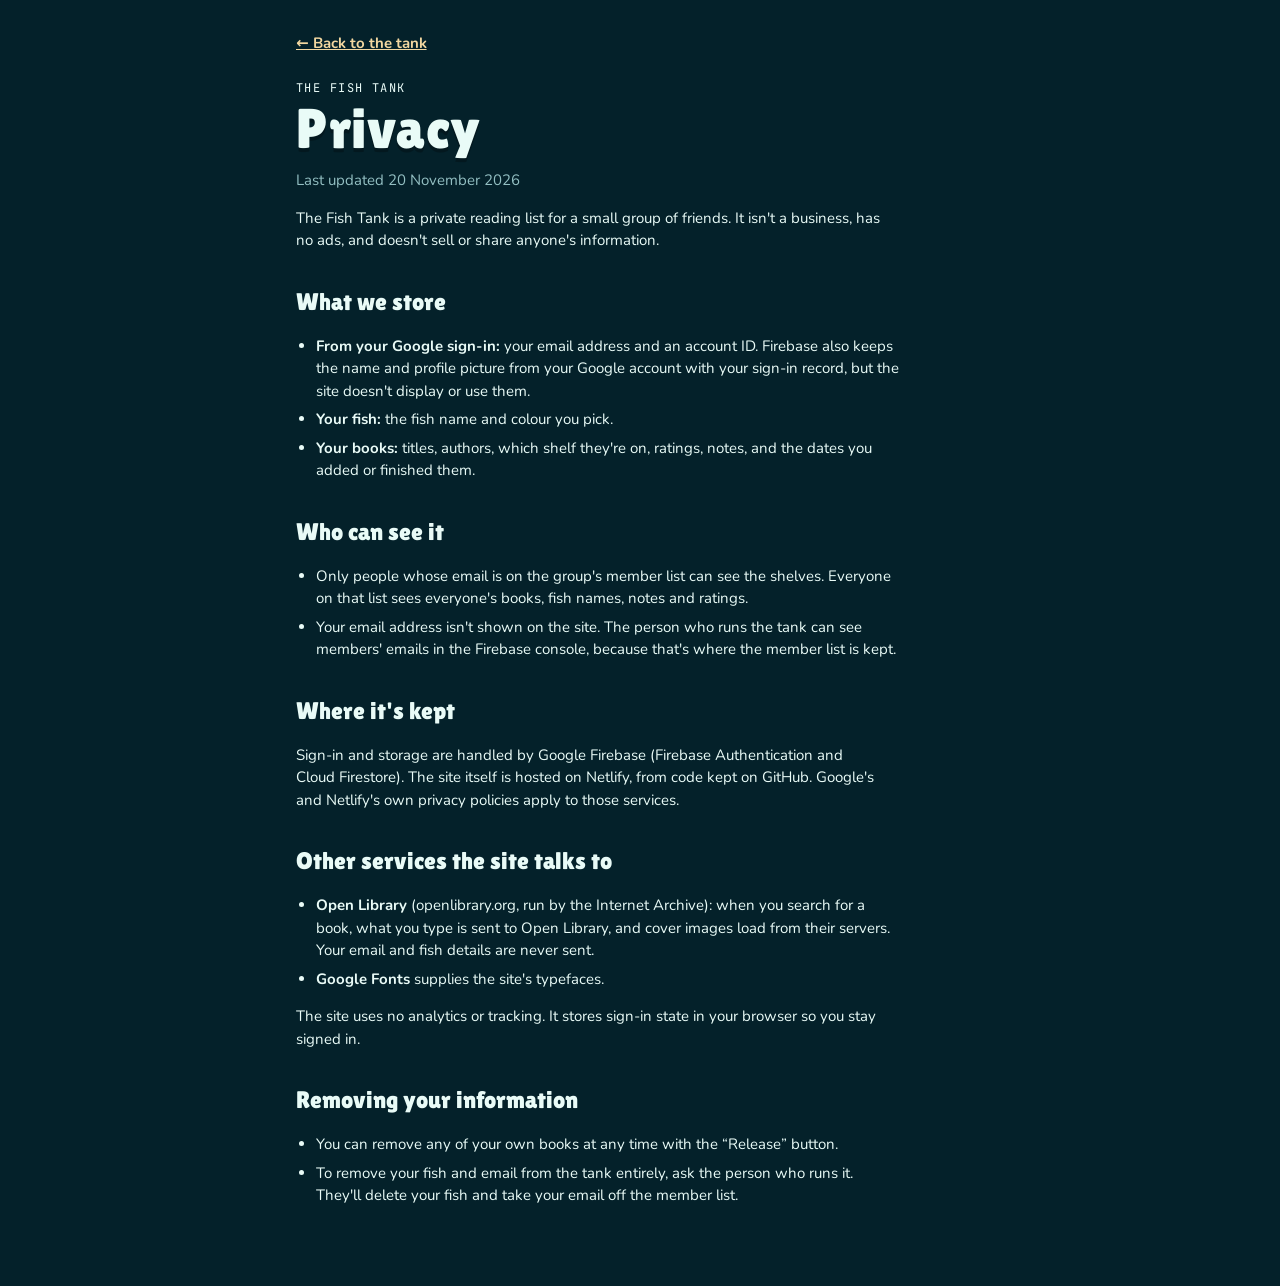
<file: privacy.html>
<!doctype html>
<html lang="en">
<head>
  <meta charset="utf-8">
  <meta name="viewport" content="width=device-width, initial-scale=1, viewport-fit=cover">
  <title>Privacy · The Fish Tank</title>
  <meta name="description" content="What The Fish Tank stores about you, who can see it, and how to remove it.">
  <meta name="theme-color" content="#0a4552">
  <link rel="icon" href="data:image/svg+xml,%3Csvg xmlns='http://www.w3.org/2000/svg' viewBox='0 0 64 40'%3E%3Cpath d='M3 7 L19 20 L3 33 Q7 20 3 7Z' fill='%23ff8a5c'/%3E%3Cellipse cx='36' cy='20' rx='23' ry='14' fill='%23ff8a5c'/%3E%3Ccircle cx='49' cy='16' r='4' fill='%23fff'/%3E%3Ccircle cx='50' cy='16' r='2' fill='%2304212a'/%3E%3C/svg%3E">
  <link rel="preconnect" href="https://fonts.googleapis.com">
  <link rel="preconnect" href="https://fonts.gstatic.com" crossorigin>
  <link rel="stylesheet" href="https://fonts.googleapis.com/css2?family=Lilita+One&family=Nunito:wght@400;600;700;800&family=JetBrains+Mono:wght@500&display=swap">
  <link rel="stylesheet" href="styles.css">
  <style>
    .doc { max-width: 720px; margin: 0 auto; padding-block: 32px 64px; }
    .doc h1 { font-size: clamp(36px, 7vw, 56px); }
    .doc h2 { font-family: var(--display); font-weight: 400; font-size: 24px; margin: 32px 0 8px; }
    .doc p, .doc li { color: var(--foam); max-width: 65ch; }
    .doc ul { padding-left: 20px; display: flex; flex-direction: column; gap: 6px; }
    .doc .muted { color: var(--muted); }
    .doc .back { display: inline-block; margin-bottom: 24px; font-weight: 700; }
  </style>
</head>
<body>
<main class="doc gutter">
  <a class="back" href="./">← Back to the tank</a>
  <p class="eyebrow">The Fish Tank</p>
  <h1>Privacy</h1>
  <p class="muted">Last updated 20 November 2026</p>

  <p>The Fish Tank is a private reading list for a small group of friends. It isn't a business, has no ads, and doesn't sell or share anyone's information.</p>

  <h2>What we store</h2>
  <ul>
    <li><strong>From your Google sign-in:</strong> your email address and an account ID. Firebase also keeps the name and profile picture from your Google account with your sign-in record, but the site doesn't display or use them.</li>
    <li><strong>Your fish:</strong> the fish name and colour you pick.</li>
    <li><strong>Your books:</strong> titles, authors, which shelf they're on, ratings, notes, and the dates you added or finished them.</li>
  </ul>

  <h2>Who can see it</h2>
  <ul>
    <li>Only people whose email is on the group's member list can see the shelves. Everyone on that list sees everyone's books, fish names, notes and ratings.</li>
    <li>Your email address isn't shown on the site. The person who runs the tank can see members' emails in the Firebase console, because that's where the member list is kept.</li>
  </ul>

  <h2>Where it's kept</h2>
  <p>Sign-in and storage are handled by Google Firebase (Firebase Authentication and Cloud Firestore). The site itself is hosted on Netlify, from code kept on GitHub. Google's and Netlify's own privacy policies apply to those services.</p>

  <h2>Other services the site talks to</h2>
  <ul>
    <li><strong>Open Library</strong> (openlibrary.org, run by the Internet Archive): when you search for a book, what you type is sent to Open Library, and cover images load from their servers. Your email and fish details are never sent.</li>
    <li><strong>Google Fonts</strong> supplies the site's typefaces.</li>
  </ul>
  <p>The site uses no analytics or tracking. It stores sign-in state in your browser so you stay signed in.</p>

  <h2>Removing your information</h2>
  <ul>
    <li>You can remove any of your own books at any time with the “Release” button.</li>
    <li>To remove your fish and email from the tank entirely, ask the person who runs it. They'll delete your fish and take your email off the member list.</li>
  </ul>
</main>
</body>
</html>
</file>
<file: styles.css>
/* The Fish Tank — a glass aquarium header with fish swimming through it, then a
   two-column floor: shelves of book cards on the left, the school roster on the right. */
:root {
  --abyss: #04212a;      /* page floor */
  --water: #0a3a45;      /* panels */
  --shallows: #11505c;   /* raised controls */
  --line: rgba(170, 240, 235, 0.16);
  --foam: #e9fbf7;       /* main text */
  --muted: #93bfc2;      /* secondary text */
  --coral: #ff8a5c;      /* accent */
  --coral-ink: #2a0e04;
  --sand: #f2d7a0;       /* highlight / ratings */
  --sky: #5cc8ff;
  --danger: #ff6b6b;
  --display: "Lilita One", "Arial Rounded MT Bold", "Trebuchet MS", sans-serif;
  --body: "Nunito", "Segoe UI", system-ui, sans-serif;
  --mono: "JetBrains Mono", ui-monospace, Consolas, monospace;
  color-scheme: dark;
}
* { box-sizing: border-box; }
html { -webkit-text-size-adjust: 100%; }
body {
  margin: 0;
  background: var(--abyss);
  color: var(--foam);
  font-family: var(--body);
  font-size: 15px;
  line-height: 1.5;
  padding-bottom: env(safe-area-inset-bottom, 0px);
}
img { max-width: 100%; }
[hidden] { display: none !important; }
a { color: var(--sand); }
button, input, select, textarea { font: inherit; color: inherit; }
:focus-visible { outline: 2px solid var(--sand); outline-offset: 2px; }
.gutter, .tank-inner, .floor {
  padding-left: max(16px, env(safe-area-inset-left, 0px));
  padding-right: max(16px, env(safe-area-inset-right, 0px));
}

/* ---------- Tank header ---------- */
.tank {
  position: relative;
  overflow: hidden;
  background:
    radial-gradient(120% 80% at 50% -20%, rgba(120, 230, 220, 0.35), transparent 60%),
    linear-gradient(180deg, #0f6170 0%, #0a4552 55%, var(--abyss) 100%);
  border-bottom: 1px solid var(--line);
}
.tank-inner {
  position: relative;
  z-index: 2;
  max-width: 1180px;
  margin: 0 auto;
  padding-block: calc(14px + env(safe-area-inset-top, 0px)) 34px;
  display: flex;
  flex-direction: column;
  gap: 22px;
}
.topbar { display: flex; justify-content: flex-end; align-items: center; gap: 10px; min-height: 36px; flex-wrap: wrap; }
.topbar .who { display: inline-flex; align-items: center; gap: 8px; font-weight: 700; font-size: 14px; }
.topbar .who svg { width: 30px; }
.hero { display: flex; flex-wrap: wrap; align-items: flex-end; justify-content: space-between; gap: 20px; }
.eyebrow {
  font-family: var(--mono);
  font-size: 12px;
  letter-spacing: 0.12em;
  text-transform: uppercase;
  color: var(--sand);
  margin: 0 0 6px;
}
h1 {
  font-family: var(--display);
  font-weight: 400;
  font-size: clamp(44px, 9vw, 88px);
  line-height: 0.92;
  margin: 0;
  letter-spacing: 0.01em;
  text-shadow: 0 4px 0 rgba(0, 0, 0, 0.25);
}
h1 span { color: var(--coral); }
.tagline { margin: 10px 0 0; color: var(--muted); max-width: 44ch; font-size: 16px; }
.log { display: flex; gap: 10px; flex-wrap: wrap; }
.log div {
  background: rgba(4, 33, 42, 0.55);
  border: 1px solid var(--line);
  border-radius: 14px;
  padding: 10px 14px;
  min-width: 96px;
}
.log b {
  display: block;
  font-family: var(--display);
  font-weight: 400;
  font-size: 30px;
  line-height: 1;
  font-variant-numeric: tabular-nums;
}
.log small { color: var(--muted); font-size: 12px; letter-spacing: 0.04em; }

.swimmers { position: absolute; inset: 0; z-index: 1; pointer-events: none; }
.swimmer { position: absolute; left: 0; width: 70px; opacity: 0.85; animation: swim linear infinite; }
.swimmer.back { opacity: 0.35; width: 44px; }
.swimmer svg { display: block; width: 100%; height: auto; animation: bob 2.6s ease-in-out infinite; }
@keyframes swim { from { transform: translateX(-120px); } to { transform: translateX(calc(100vw + 40px)); } }
@keyframes bob { 50% { transform: translateY(-6px) rotate(-3deg); } }
.bubble {
  position: absolute;
  bottom: -20px;
  border-radius: 50%;
  border: 1.5px solid rgba(220, 255, 250, 0.45);
  animation: rise linear infinite;
}
@keyframes rise { to { transform: translateY(-340px); opacity: 0; } }
@media (prefers-reduced-motion: reduce) {
  .swimmer, .swimmer svg, .bubble { animation: none; }
  .swimmer { display: none; }
}

/* ---------- Floor ---------- */
.floor {
  max-width: 1180px;
  margin: 0 auto;
  padding-block: 24px 64px;
  display: grid;
  grid-template-columns: minmax(0, 1fr) 300px;
  gap: 28px;
  align-items: start;
}
@media (max-width: 860px) { .floor { grid-template-columns: minmax(0, 1fr); } }
.content, aside { min-width: 0; display: flex; flex-direction: column; gap: 18px; }

.panel {
  background: var(--water);
  border: 1px solid var(--line);
  border-radius: 18px;
  padding: 18px;
}
.panel h2 {
  font-family: var(--display);
  font-weight: 400;
  font-size: 22px;
  margin: 0 0 4px;
  letter-spacing: 0.01em;
}
.panel .sub { margin: 0 0 14px; color: var(--muted); font-size: 14px; }

.notice {
  border: 1px dashed var(--line);
  border-radius: 14px;
  padding: 12px 14px;
  color: var(--muted);
  font-size: 14px;
  display: flex;
  flex-wrap: wrap;
  gap: 8px 12px;
  align-items: center;
}
.notice p { margin: 0; flex: 1 1 260px; }
.notice strong { color: var(--foam); }
.notice.demo { border-color: var(--sand); }

/* identity */
.me { display: flex; align-items: center; gap: 14px; flex-wrap: wrap; }
.me .who { display: flex; align-items: center; gap: 10px; min-width: 0; flex: 1 1 200px; }
.me .who svg { width: 46px; flex: none; }
.me .who b { font-family: var(--display); font-weight: 400; font-size: 20px; }
.me .who small { display: block; color: var(--muted); font-size: 13px; }

form.grid { display: grid; gap: 12px; grid-template-columns: repeat(2, minmax(0, 1fr)); }
form.grid .wide { grid-column: 1 / -1; }
@media (max-width: 560px) { form.grid { grid-template-columns: minmax(0, 1fr); } }
.field { display: flex; flex-direction: column; gap: 5px; font-size: 13px; font-weight: 700; color: var(--muted); min-width: 0; }
input[type="text"], input[type="search"], select, textarea {
  background: var(--abyss);
  border: 1px solid var(--line);
  border-radius: 10px;
  padding: 9px 11px;
  width: 100%;
  min-width: 0;
  font-weight: 400;
  color: var(--foam);
}
textarea { resize: vertical; min-height: 64px; }
input::placeholder, textarea::placeholder { color: rgba(147, 191, 194, 0.6); }

/* catalogue lookup */
.lookup { position: relative; }
.results {
  position: absolute;
  top: 100%;
  left: 0;
  right: 0;
  z-index: 20;
  margin: 6px 0 0;
  padding: 6px;
  list-style: none;
  background: var(--abyss);
  border: 1px solid var(--line);
  border-radius: 12px;
  box-shadow: 0 14px 40px rgba(0, 0, 0, 0.45);
  max-height: 360px;
  overflow-y: auto;
}
.results li {
  display: grid;
  grid-template-columns: 36px minmax(0, 1fr);
  gap: 10px;
  align-items: center;
  padding: 6px 8px;
  border-radius: 8px;
  cursor: pointer;
  color: var(--foam);
  font-weight: 400;
}
.results li[aria-selected="true"], .results li:hover { background: var(--shallows); }
.results li.msg { display: block; color: var(--muted); cursor: default; font-size: 13px; }
.results li.msg:hover { background: none; }
.results .t { font-weight: 800; font-size: 14px; line-height: 1.25; overflow-wrap: anywhere; }
.results .a { color: var(--muted); font-size: 12.5px; overflow-wrap: anywhere; }
.mini-cover {
  width: 36px;
  aspect-ratio: 2 / 3;
  border-radius: 3px;
  object-fit: cover;
  background: var(--shallows);
  display: block;
}
.picked {
  display: flex;
  align-items: center;
  gap: 12px;
  background: var(--abyss);
  border: 1px solid var(--line);
  border-radius: 12px;
  padding: 10px;
}
.picked .mini-cover { width: 44px; }
.picked div { min-width: 0; flex: 1; font-size: 13px; color: var(--muted); }
.picked b { display: block; color: var(--foam); font-size: 14px; overflow-wrap: anywhere; }

.swatches { display: flex; gap: 8px; flex-wrap: wrap; }
.swatch {
  width: 34px; height: 34px;
  border-radius: 50%;
  border: 2px solid transparent;
  background: var(--abyss);
  display: grid; place-items: center;
  cursor: pointer;
  padding: 0;
}
.swatch svg { width: 24px; }
.swatch[aria-pressed="true"] { border-color: var(--foam); }

.btn {
  border: 0;
  border-radius: 999px;
  padding: 9px 18px;
  font-weight: 800;
  cursor: pointer;
  background: var(--shallows);
  color: var(--foam);
  text-decoration: none;
  display: inline-flex;
  align-items: center;
  gap: 8px;
  transition: transform 0.12s, background 0.12s;
}
.btn:hover { background: #17636f; }
.btn:active { transform: translateY(1px); }
.btn.primary { background: var(--coral); color: var(--coral-ink); }
.btn.primary:hover { background: #ff9d75; }
.btn.ghost { background: transparent; border: 1px solid var(--line); }
.btn.small { padding: 5px 12px; font-size: 13px; }
.btn.danger { background: var(--danger); color: #2b0606; }
.btn:disabled { opacity: 0.5; cursor: not-allowed; }
.row { display: flex; gap: 10px; flex-wrap: wrap; align-items: center; }

/* shelf tabs */
.shelves { display: grid; grid-template-columns: repeat(3, minmax(0, 1fr)); gap: 10px; }
.shelf-tab {
  text-align: left;
  border: 1px solid var(--line);
  background: var(--water);
  border-radius: 16px;
  padding: 12px 14px;
  cursor: pointer;
  display: flex;
  flex-direction: column;
  gap: 2px;
  min-width: 0;
}
.shelf-tab b { font-family: var(--display); font-weight: 400; font-size: 19px; line-height: 1.1; }
.shelf-tab small { color: var(--muted); font-size: 12.5px; }
.shelf-tab .count { font-family: var(--mono); font-size: 13px; color: var(--sand); }
.shelf-tab[aria-selected="true"] { background: var(--coral); color: var(--coral-ink); border-color: var(--coral); }
.shelf-tab[aria-selected="true"] small, .shelf-tab[aria-selected="true"] .count { color: var(--coral-ink); }
@media (max-width: 520px) {
  .shelf-tab b { font-size: 16px; }
  .shelf-tab small { display: none; }
}

.toolbar { display: flex; gap: 10px; flex-wrap: wrap; align-items: center; }
.toolbar input[type="search"] { flex: 1 1 200px; width: auto; }
.chips { display: flex; gap: 6px; flex-wrap: wrap; }
.chip {
  display: inline-flex; align-items: center; gap: 6px;
  border: 1px solid var(--line);
  background: transparent;
  border-radius: 999px;
  padding: 4px 11px 4px 7px;
  font-size: 13px;
  font-weight: 700;
  cursor: pointer;
}
.chip svg { width: 22px; }
.chip[aria-pressed="true"] { background: var(--foam); color: var(--abyss); border-color: var(--foam); }

/* books */
.books { display: grid; grid-template-columns: repeat(auto-fill, minmax(280px, 1fr)); gap: 14px; }
@media (max-width: 400px) { .books { grid-template-columns: minmax(0, 1fr); } }
.book {
  background: var(--water);
  border: 1px solid var(--line);
  border-radius: 16px;
  padding: 14px;
  display: grid;
  grid-template-columns: 76px minmax(0, 1fr);
  gap: 14px;
  align-content: start;
}
.cover {
  width: 76px;
  aspect-ratio: 2 / 3;
  max-width: 100%;
  border-radius: 4px 8px 8px 4px;
  background: var(--cover, var(--shallows));
  box-shadow: inset 6px 0 0 rgba(0, 0, 0, 0.22), 0 3px 0 rgba(0, 0, 0, 0.25);
  display: grid;
  place-items: center;
  font-family: var(--display);
  font-size: 24px;
  color: rgba(255, 255, 255, 0.9);
  text-shadow: 0 2px 0 rgba(0, 0, 0, 0.25);
  overflow: hidden;
  position: relative;
}
.cover img { position: absolute; inset: 0; width: 100%; height: 100%; object-fit: cover; }
.book .info { min-width: 0; display: flex; flex-direction: column; gap: 6px; }
.book h3 { margin: 0; font-size: 16px; font-weight: 800; line-height: 1.25; overflow-wrap: anywhere; text-wrap: balance; }
.book h3 a { color: inherit; text-decoration: none; }
.book h3 a:hover { text-decoration: underline; text-decoration-color: var(--sand); }
.book .author { margin: 0; color: var(--muted); font-size: 14px; overflow-wrap: anywhere; }
.book .note { margin: 0; font-size: 13.5px; opacity: 0.85; font-style: italic; overflow-wrap: anywhere; }
.owner { display: inline-flex; align-items: center; gap: 6px; font-size: 13px; font-weight: 700; color: var(--muted); }
.owner svg { width: 24px; }
.fins { display: inline-flex; gap: 2px; align-items: center; }
.fins button, .fins span { background: none; border: 0; padding: 0 1px; line-height: 0; }
.fins button { cursor: pointer; }
.fins svg { width: 20px; }
.fins .label { font-family: var(--mono); font-size: 11px; color: var(--muted); margin-left: 6px; line-height: 1; }
.book .controls { display: flex; gap: 8px; flex-wrap: wrap; align-items: center; margin-top: 4px; }
.book .controls select { width: auto; padding: 5px 8px; font-size: 13px; border-radius: 999px; }
.book .when { font-family: var(--mono); font-size: 11px; color: var(--muted); }

.empty {
  grid-column: 1 / -1;
  border: 1px dashed var(--line);
  border-radius: 16px;
  padding: 34px 18px;
  text-align: center;
  color: var(--muted);
}
.empty svg { width: 80px; opacity: 0.6; margin-bottom: 8px; }
.empty b { display: block; color: var(--foam); font-size: 16px; margin-bottom: 4px; }

/* school roster */
.school { list-style: none; margin: 0; padding: 0; display: flex; flex-direction: column; gap: 12px; }
.school li { display: grid; grid-template-columns: 40px minmax(0, 1fr); gap: 10px; align-items: center; }
.school li.msg { display: block; }
.school li svg { width: 40px; }
.school .name { font-weight: 800; overflow-wrap: anywhere; }
.school .name .you { font-family: var(--mono); font-size: 10.5px; color: var(--sand); margin-left: 6px; letter-spacing: 0.08em; text-transform: uppercase; }
.school .counts { font-family: var(--mono); font-size: 12px; color: var(--muted); font-variant-numeric: tabular-nums; }
.school .bar { display: flex; height: 6px; border-radius: 3px; overflow: hidden; background: var(--abyss); margin-top: 4px; }
.school .bar i { display: block; height: 100%; }
.legend { display: flex; gap: 12px; flex-wrap: wrap; font-size: 12px; color: var(--muted); margin-top: 14px; }
.legend span { display: inline-flex; align-items: center; gap: 5px; }
.legend i { width: 10px; height: 10px; border-radius: 2px; display: inline-block; }
.k-reading { background: var(--coral); }
.k-read { background: var(--sand); }
.k-want { background: var(--sky); }

.status, .credit { font-size: 13px; color: var(--muted); margin: 0; }
.toast {
  position: fixed;
  left: 50%;
  bottom: calc(18px + env(safe-area-inset-bottom, 0px));
  transform: translateX(-50%);
  z-index: 50;
  background: var(--foam);
  color: var(--abyss);
  padding: 9px 16px;
  border-radius: 999px;
  font-weight: 800;
  font-size: 14px;
  box-shadow: 0 8px 24px rgba(0, 0, 0, 0.35);
  max-width: calc(100vw - 32px);
}
.sr { position: absolute; width: 1px; height: 1px; overflow: hidden; clip: rect(0 0 0 0); white-space: nowrap; }
</file>
